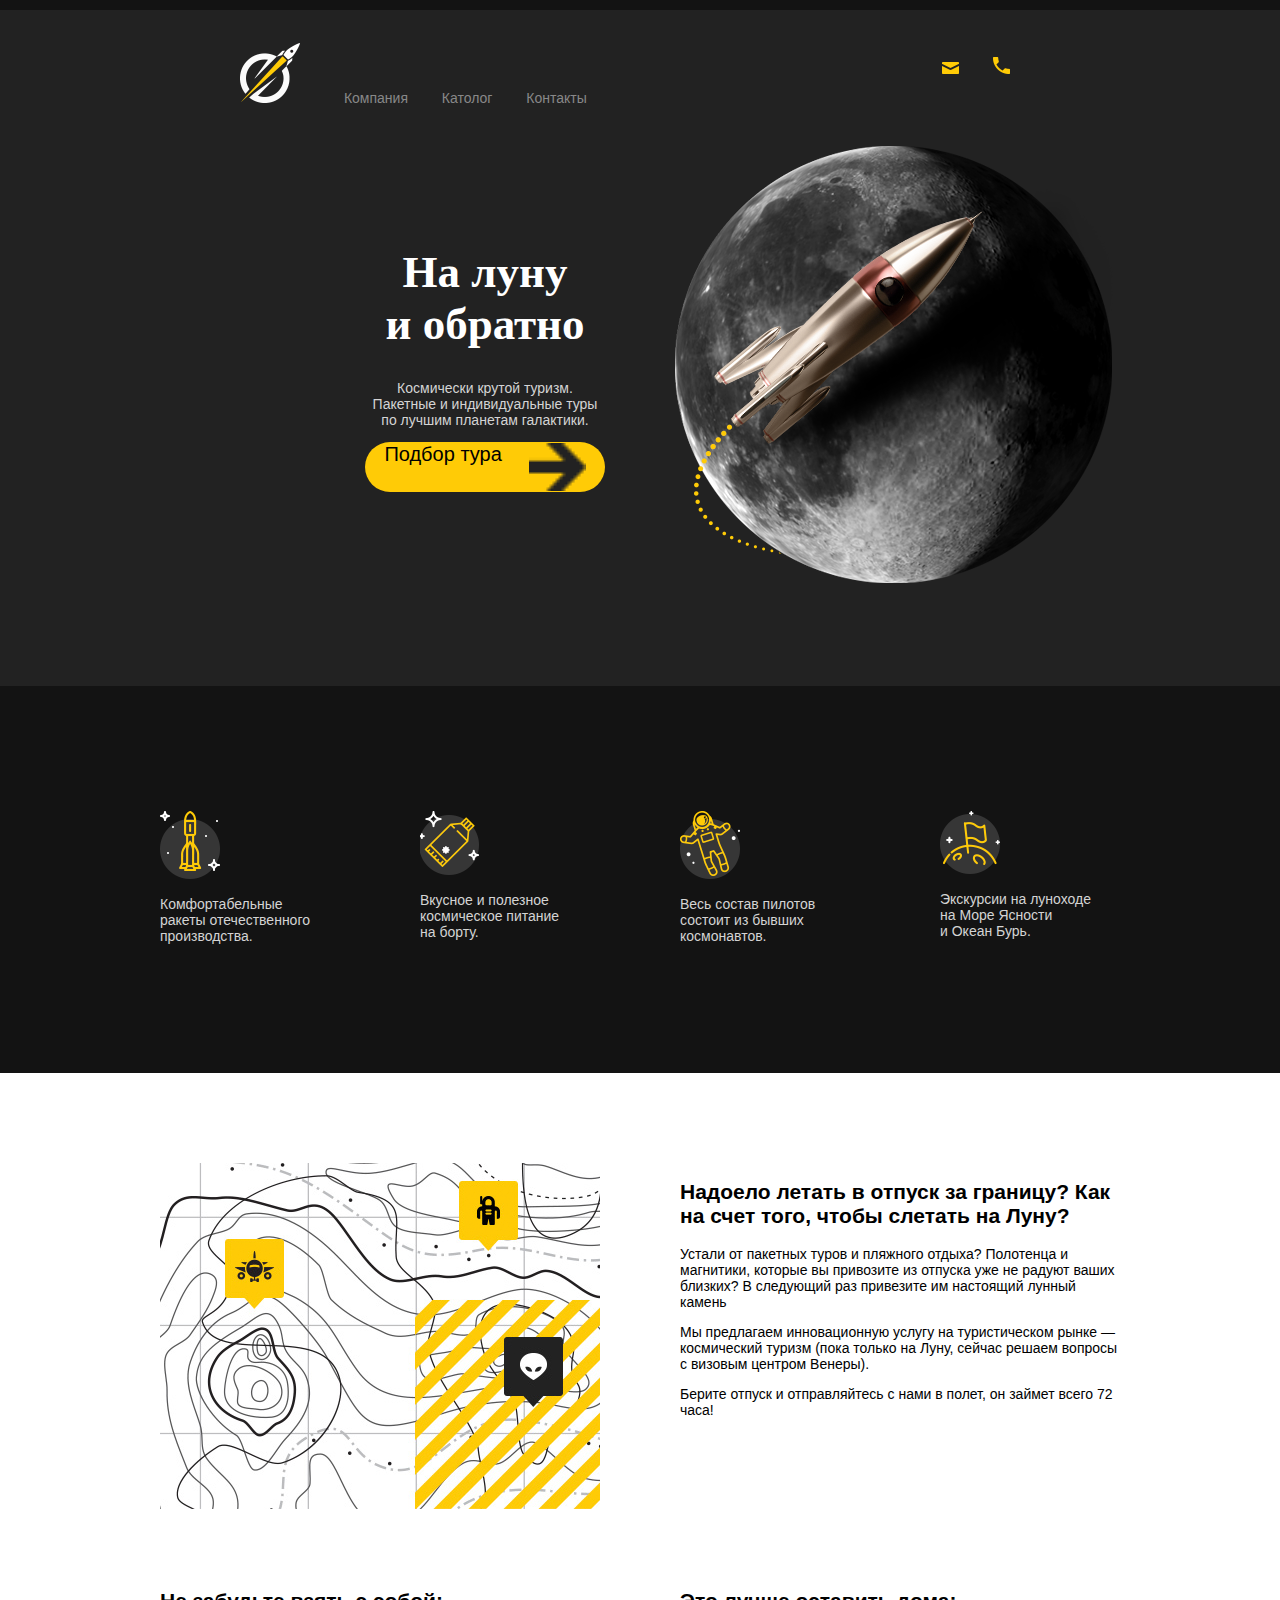
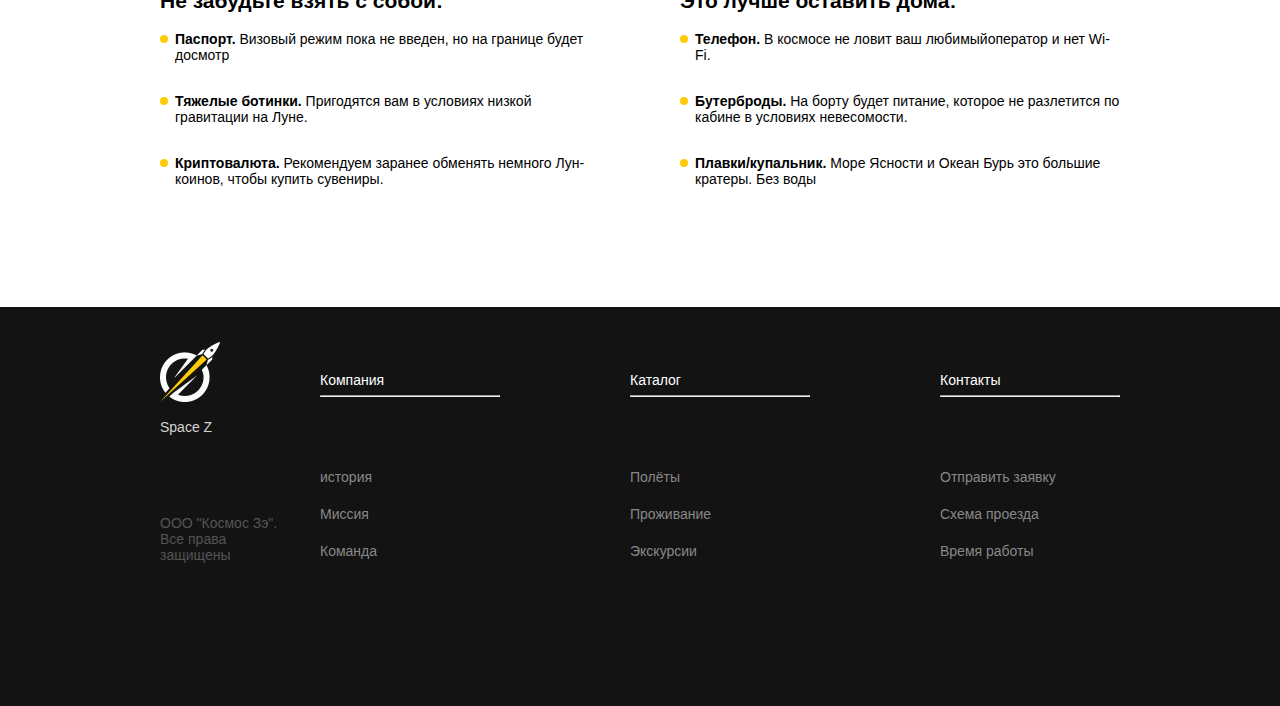
<file: index.html>
<!doctype html>
<html lang="ru">

<head>
    <title>SpaceZ</title>
    <meta charset="utf-8">
    <link rel="stylesheet" href="css/style.css">
    <link rel="icon" href="img/moon.png">
</head>

<body>
    <header>
        <nav>
            <img src="img/logo.png" alt="Logo">
            <ul>
                <li><a href=" ">Компания</a></li>
                <li><a href=" ">Католог</a></li>
                <li><a href=" ">Контакты</a></li>
            </ul>
            <ul class="icon">
                <li><a href=" "><img src="img/mail.png" alt="mail"></a></li>
                <li><a href=" "><img src="img/phone.png" alt="phone"></a></li>
            </ul>
        </nav>
        <div class="first_screen">
            <div class="block_hearding">
                <h1 class="text_header">На луну <br> и обратно</h1>
                <p>Космически крутой туризм.<br>
                    Пакетные и индивидуальные туры<br>
                    по лучшим планетам галактики.</p>
                <button class="button_header">Подбор тура <img src="img/arrow.png" alt="arrow">
                </button>
            </div>
            <div class="block_img">
                <img src="img/moon.png" alt="moon">
            </div>
        </div>
    </header>
    <main>
        <div class="second_screan">
            <div class="blocks">
                <img src="img/rocket.png" alt="rocket">
                <p>Комфортабельные <br>
                    ракеты отечественного<br>
                    производства.</p>
            </div>
            <div class="blocks">
                <img src="img/tube.png" alt="tube">
                <p>Вкусное и полезное<br>
                    космическое питание<br>
                    на борту.</p>
            </div>
            <div class="blocks">
                <img src="img/cosmonaut.png" alt="cosmonaut">
                <p>Весь состав пилотов<br>
                    состоит из бывших<br>
                    космонавтов.</p>
            </div>
            <div class="blocks">
                <img src="img/flag.png" alt="flag">
                <p>Экскурсии на луноходе<br>
                    на Море Ясности<br>
                    и Океан Бурь.</p>
            </div>
        </div>
        <div class="third_screan">
            <div class="elements">
                <img src="img/map.png" alt="map">
            </div>
            <div class="elements">
                <h2>Надоело летать в отпуск за границу? Как на счет того, чтобы слетать на Луну?</h2>
                <p>Устали от пакетных туров и пляжного отдыха? Полотенца
                    и магнитики, которые вы привозите из отпуска уже
                    не радуют ваших близких? В следующий раз привезите
                    им настоящий лунный камень</p>
                <p>Мы предлагаем инновационную услугу на туристическом
                    рынке — космический туризм (пока только на Луну, сейчас
                    решаем вопросы с визовым центром Венеры).
                </p>
                <p>Берите отпуск и отправляйтесь с нами в полет,
                    он займет всего 72 часа!</p>
            </div>

            <div class="elements">
                <h2>Не забудьте взять с собой:</h2>
                <ul>
                    <li><b>Паспорт.</b> Визовый режим пока не введен, но на границе будет досмотр</li>
                    <li><b>Тяжелые ботинки.</b> Пригодятся вам в условиях низкой гравитации на Луне.</li>
                    <li><b>Криптовалюта.</b> Рекомендуем заранее обменять немного Лун-коинов, чтобы купить сувениры.</li>
                </ul>
            </div>
            <div class="elements">
                <h2>Это лучше оставить дома:</h2>
                <ul class="list_1">
                    <li><b>Телефон.</b> В космосе не ловит ваш любимыйоператор и нет Wi-Fi.</li>
                    <li><b>Бутерброды.</b> На борту будет питание, которое не разлетится по кабине в условиях невесомости.</li>
                    <li><b>Плавки/купальник.</b> Море Ясности и Океан Бурь это большие кратеры. Без воды</li>
                </ul>
            </div>
        </div>
    </main>
    <footer>
        <div class="footer">
            <div class="logo_footer">
                <div><img src="img/logo.png" alt="Logo">
                    <p>Space Z</p>
                </div>
                <p class="text_logo">OOO "Космос Зэ".<br>Все права защищены</p>
            </div>
            <div>
                <ul class="list_footer">
                    <li>Компания
                        <hr>
                        <ul class="list_items">
                            <li><a href=" "s>история</a></li>
                            <li><a href=" ">Миссия</a></li>
                            <li><a href=" ">Команда</a></li>
                        </ul>
                    </li>
                    <li>Каталог
                        <hr>
                        <ul class="list_items">
                            <li><a href=" ">Полёты</a></li>
                            <li><a href=" ">Проживание</a></li>
                            <li><a href=" ">Экскурсии</a></li>
                        </ul>
                    </li>
                    <li>Контакты
                        <hr>
                        <ul class="list_items">
                            <li><a href=" ">Отправить заявку</a></li>
                            <li><a href=" ">Схема проезда</a></li>
                            <li><a href=" ">Время работы</a></li>
                        </ul>
                    </li>
                </ul>
            </div>
        </div>
    </footer>
</body>
    </html>
</file>
<file: css/style.css>
{
    outline: 2px solid orange;
}

body {
    padding: 10px 0px;
    margin: 0px auto;
    width: 1280px;
    background-color: #131313;
    font-family: "Courier New Bold", sans-serif;
    font-size: 14px;
    color: #d4d4d4;
}

header {
    margin-bottom: 10px;
    margin: 0px;
    padding-left: 80px;
    padding-right: 80px;
    background-color: #222;

}

nav {
    padding: 33px 160px 10px;
    margin-bottom: 16px;
}

.icon {
    float: right;
}

.first_screen {
    margin: 0px;
    padding: 0px 160px 100px;
    display: flex;
    justify-content: space-between;
}

.block_hearding {
    width: 245px;
    margin: 0px;
    padding: 70px 70px 70px 125px;
    text-align: center;
}

.text_header {
    color: white;
	font-family: Courier New Bold;
	font-size: 45px;
	
}

.button_header {
    width: 240px;
    height: 50px;
    background-color: #ffcb06;
    border-radius: 35px;
    font-size: 20px;
    display: flex;
    justify-content: space-around;
    border: 0;
}

.button_header:hover {
    width: 240px;
    height: 50px;
    background-color: #ffcb06;
    border-radius: 35px;
    font-size: 20px;
    display: flex;
    justify-content: space-around;
    border: 2px solid black;
}

.button_header:active {
    width: 240px;
    height: 50px;
    background-color: #ffcb06;
    border-radius: 35px;
    font-size: 20px;
    display: flex;
    justify-content: space-around;
    border: 2px solid #fff;
}

.block_img {
    width: 440px;
    padding: 0px;
}

header ul {
    display: inline-block;

}

header li {
    margin-right: 30px;
    display: inline;
}

.second_screan {
    background-color: #131313;
    display: flex;
    justify-content: space-between;
    margin: 0px;
    padding: 40px 160px 30px;
}

.blocks {
    margin: 40px 0px;
    padding: 45px 0px;
    width: 180px;
}

.third_screan {
    display: flex;
    flex-wrap: wrap;
    padding: 60px 140px;
    justify-content: space-between;
    background-color: #fff;
    color: black;
}

.elements {
    width: 440px;
    margin: 30px 20px;
    list-style: none;
}

.elements ul {
    list-style: none;
    padding: 0px;
}

li {
    margin-bottom: 30px;
}

.elements li {
    position: relative;
    margin-left: 15px;
}

.elements li::before {
    position: absolute;
    content: "";
    height: 8px;
    width: 8px;
    background-color: #ffcb06;
    border-radius: 50%;
    top: 4px;
    left: -15px;

}

.footer {
    display: flex;
    justify-content: space-between;
    margin: 35px 160px 17px;
    list-style: none;
}

.logo_footer {
    width: 185px;
}

.text_logo {
    color: #535353;
	margin-top: 80px;
}

.list_footer {
    display: flex;
    justify-content: space-between;
    flex-wrap: wrap;
    width: 800px;
    list-style: none;
    color: white;
    margin-top: 30px;
    padding-bottom: 50px;

}

.list_items {
    list-style: none;
    margin: 0;
    padding: 0;
    width: 180px;
    list-style: none;
    padding-top: 70px;
    line-height: 0.5;
}

a{
	text-decoration: none;
    color: #888888;
}
</file>
